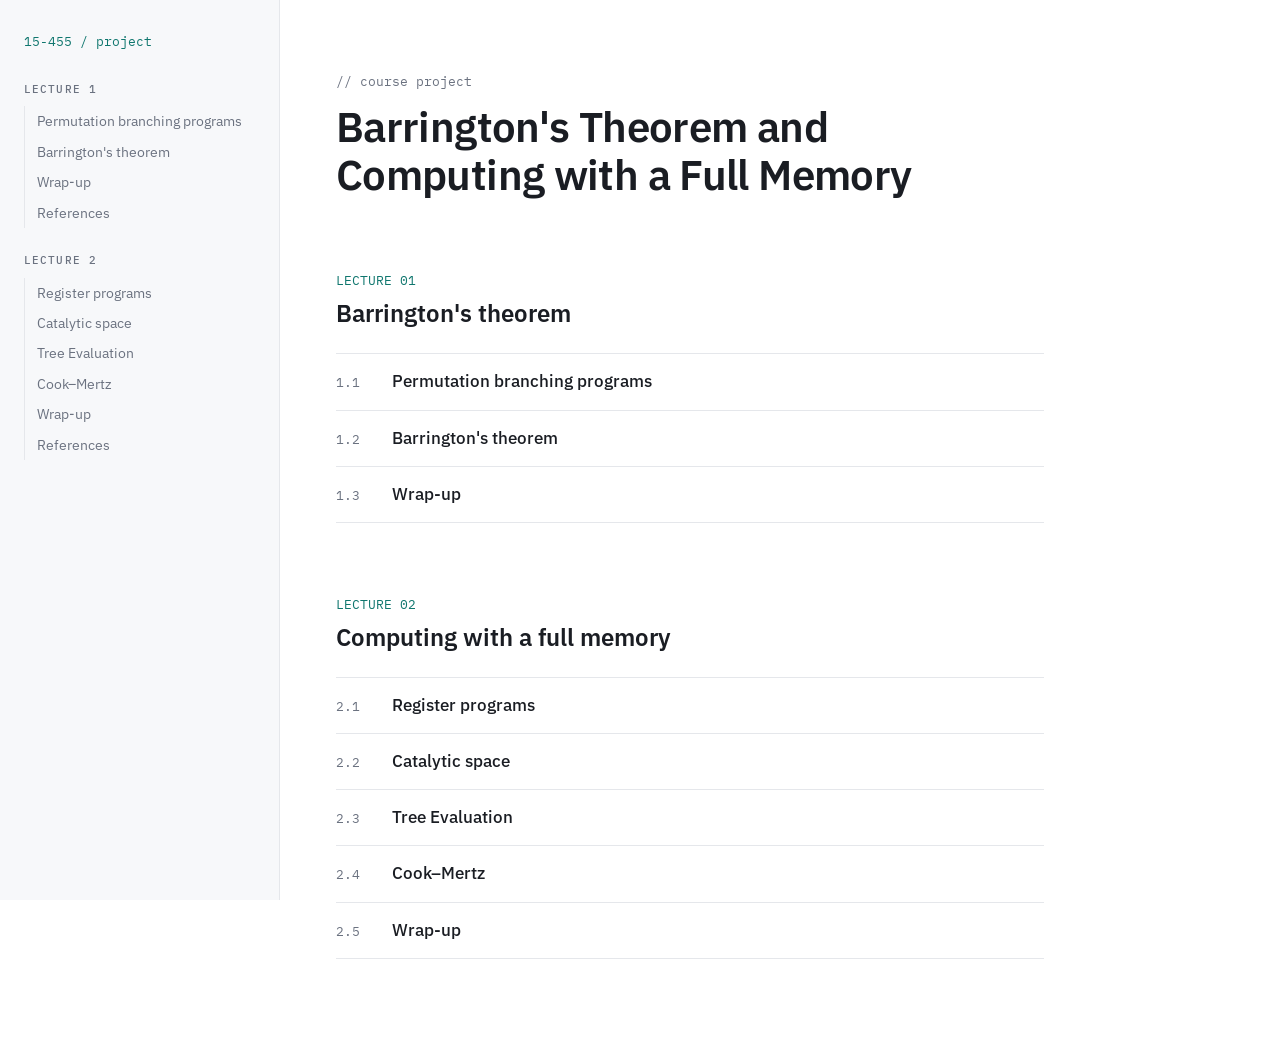
<file: index.html>
<!doctype html>
<html lang="en">
<head>
<meta charset="utf-8">
<meta name="viewport" content="width=device-width, initial-scale=1">
<title>Barrington and Catalytic Space</title>
<link rel="preconnect" href="https://fonts.googleapis.com">
<link rel="preconnect" href="https://fonts.gstatic.com" crossorigin>
<link href="https://fonts.googleapis.com/css2?family=IBM+Plex+Mono:wght@400;500&family=IBM+Plex+Sans:wght@400;500;600&display=swap" rel="stylesheet">
<style>
  :root {
    --bg: #ffffff;
    --panel: #f7f8fa;
    --ink: #1a1d23;
    --muted: #6b7280;
    --line: #e5e7eb;
    --accent: #0f766e;
    --mono: "IBM Plex Mono", ui-monospace, Menlo, monospace;
  }
  * { box-sizing: border-box; }
  html { scroll-behavior: smooth; }
  body {
    margin: 0; background: var(--bg); color: var(--ink);
    font-family: "IBM Plex Sans", system-ui, sans-serif; font-size: 16px; line-height: 1.6;
  }
  .layout { display: grid; grid-template-columns: 280px 1fr; min-height: 100vh; }
  aside {
    position: sticky; top: 0; height: 100vh; overflow-y: auto;
    background: var(--panel); border-right: 1px solid var(--line); padding: 32px 24px;
  }
  .brand { font-family: var(--mono); font-size: 13px; color: var(--accent); margin-bottom: 28px; }
  nav h4 { font-family: var(--mono); font-size: 11px; font-weight: 500; letter-spacing: .1em; text-transform: uppercase; color: var(--muted); margin: 24px 0 8px; }
  nav a { display: block; color: var(--muted); text-decoration: none; font-size: 14px; padding: 4px 0 4px 12px; border-left: 1px solid var(--line); }
  nav a:hover { color: var(--ink); border-left-color: var(--accent); }
  main { padding: 72px 56px 96px; max-width: 820px; }
  .eyebrow { font-family: var(--mono); font-size: 13px; color: var(--muted); }
  h1 { font-size: clamp(28px, 4.4vw, 42px); line-height: 1.15; font-weight: 600; letter-spacing: -.015em; margin: 10px 0 20px; }
  .lecture { margin-top: 72px; }
  .lecture-head { font-family: var(--mono); font-size: 13px; color: var(--accent); }
  h2 { font-size: 24px; line-height: 1.3; font-weight: 600; margin: 6px 0 24px; }
  .entry {
    display: grid; grid-template-columns: 56px 1fr auto; align-items: baseline;
    padding: 14px 0; border-top: 1px solid var(--line);
  }
  .entry:last-child { border-bottom: 1px solid var(--line); }
  .entry .n { font-family: var(--mono); font-size: 13px; color: var(--muted); }
  .entry h3 { margin: 0; font-size: 17px; font-weight: 500; }
  .entry .m { font-family: var(--mono); font-size: 12px; color: var(--muted); }
  .entry:hover h3 { color: var(--accent); }
  .entry h3 a { color: inherit; text-decoration: none; }
  footer { margin-top: 72px; font-family: var(--mono); font-size: 12px; color: var(--muted); }
  @media (max-width: 820px) {
    .layout { grid-template-columns: 1fr; }
    aside { position: static; height: auto; border-right: 0; border-bottom: 1px solid var(--line); padding: 20px 16px; }
    nav { display: none; }
    .brand { margin: 0; }
    main { padding: 40px 16px 72px; }
    .entry { grid-template-columns: 44px 1fr auto; }
  }
</style>
</head>
<body>
<div class="layout">
  <aside>
    <div class="brand">15-455 / project</div>
    <nav>
      <h4>Lecture 1</h4>
      <a href="lecture1.html#s1-1">Permutation branching programs</a>
      <a href="lecture1.html#s1-2">Barrington's theorem</a>
      <a href="lecture1.html#s1-3">Wrap-up</a>
      <a href="lecture1.html#refs">References</a>
      <h4>Lecture 2</h4>
      <a href="lecture2.html#s2-1">Register programs</a>
      <a href="lecture2.html#s2-2">Catalytic space</a>
      <a href="lecture2.html#s2-3">Tree Evaluation</a>
      <a href="lecture2.html#s2-4">Cook–Mertz</a>
      <a href="lecture2.html#s2-5">Wrap-up</a>
      <a href="lecture2.html#refs">References</a>
    </nav>
  </aside>

  <main>
    <div class="eyebrow">// course project</div>
    <h1>Barrington's Theorem and Computing with a Full Memory</h1>

    <section class="lecture" id="lecture-1">
      <div class="lecture-head">LECTURE 01</div>
      <h2>Barrington's theorem</h2>
      <div class="entry"><span class="n">1.1</span><h3><a href="lecture1.html#s1-1">Permutation branching programs</a></h3></div>
      <div class="entry"><span class="n">1.2</span><h3><a href="lecture1.html#s1-2">Barrington's theorem</a></h3></div>
      <div class="entry"><span class="n">1.3</span><h3><a href="lecture1.html#s1-3">Wrap-up</a></h3></div>
    </section>

    <section class="lecture" id="lecture-2">
      <div class="lecture-head">LECTURE 02</div>
      <h2>Computing with a full memory</h2>
      <div class="entry"><span class="n">2.1</span><h3><a href="lecture2.html#s2-1">Register programs</a></h3></div>
      <div class="entry"><span class="n">2.2</span><h3><a href="lecture2.html#s2-2">Catalytic space</a></h3></div>
      <div class="entry"><span class="n">2.3</span><h3><a href="lecture2.html#s2-3">Tree Evaluation</a></h3></div>
      <div class="entry"><span class="n">2.4</span><h3><a href="lecture2.html#s2-4">Cook–Mertz</a></h3></div>
      <div class="entry"><span class="n">2.5</span><h3><a href="lecture2.html#s2-5">Wrap-up</a></h3></div>
    </section>

  </main>
</div>
</body>
</html>
</file>
